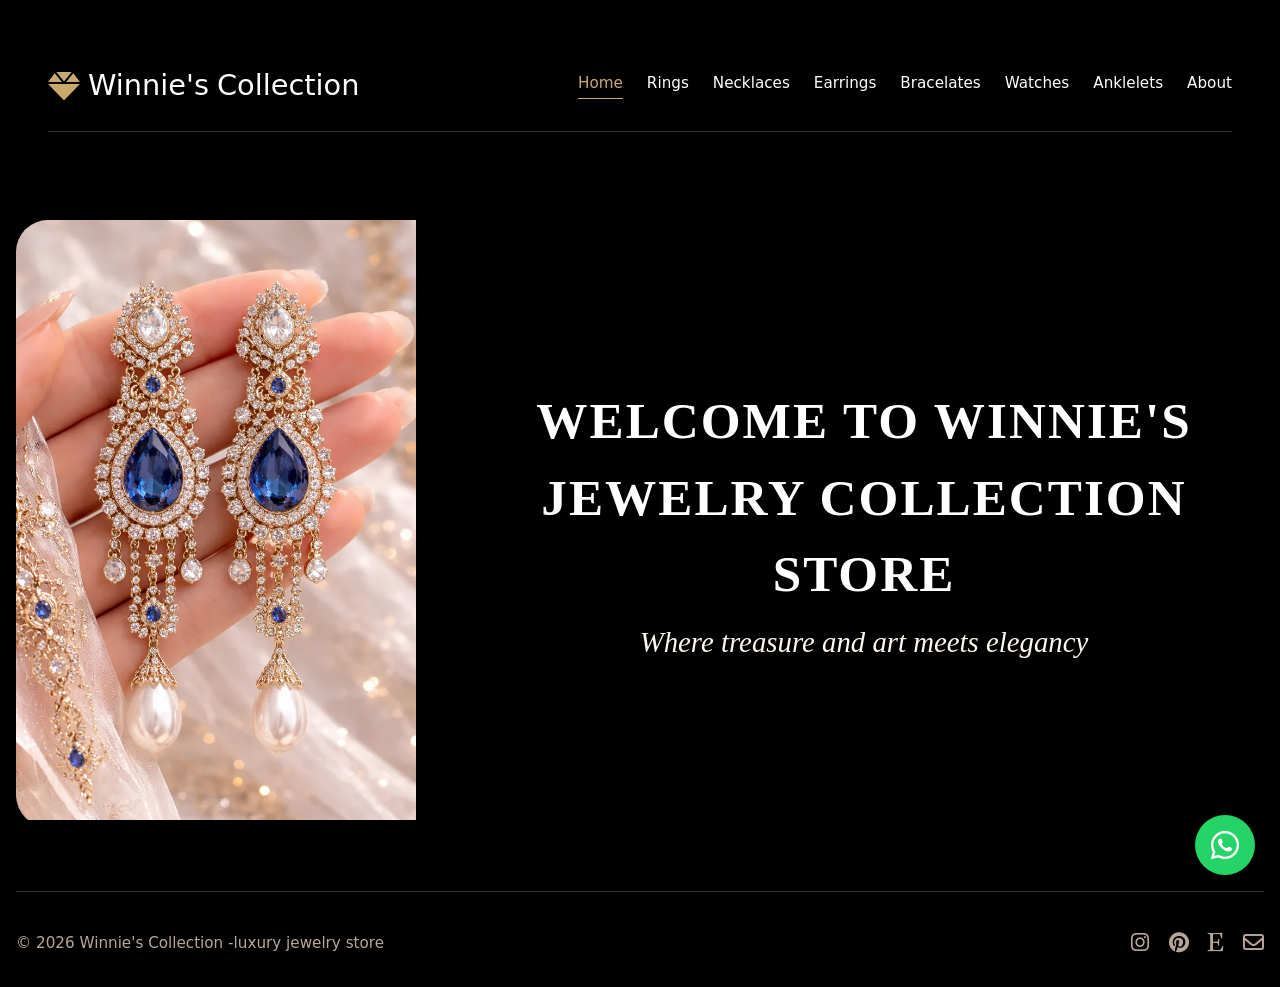
<file: index.html>
<!DOCTYPE html>
<html lang="en">
<head>
    <meta charset="UTF-8" />
    <meta name="viewport" content="width=device-width, initial-scale=1.0" />
    <title>Winnie's Collection · Luxury Jewelry</title>
    <link rel="stylesheet" href="https://cdnjs.cloudflare.com/ajax/libs/font-awesome/6.0.0-beta3/css/all.min.css" />
    <link rel="stylesheet" href="work.css" />
</head>
<body>
    <div class="container">

        <!-- TOP BAR -->
        <header class="top-bar">
            <div class="logo">
                <i class="fas fa-gem"></i>
                Winnie's <span>Collection</span>
            </div>
            <div class="nav-links">
                <a href="index.html" class="active">Home</a>
                <a href="rings.html">Rings</a>
                <a href="necklaces.html">Necklaces</a>
                <a href="earrings.html">Earrings</a>
                <a href="bracelates.html">Bracelates</a>
                <a href="watches.html">Watches</a>
                <a href="anklelets.html">Anklelets</a>
                <a href="about.html">About</a>
               
            </div>
            
            </div>
        </header>

        <!-- HERO SECTION WITH RED VELVET IMAGE -->
        <section class="hero" style="background:black; padding: 0; overflow: hidden; border-radius: 2rem; position: relative; min-height: 500px; display: flex; align-items: center; justify-content: center;">

            <!-- Background Image -->
            <div style="height: 100%; min-height: 400px;"> 
                <img src="images/pearl earrings.jpg" alt="pearl earrings" style="width: 100%; height: 100%; object-fit: cover;" />
            </div>

            <!-- Welcome Text Overlay -->
            <div style="position: relative; z-index: 2; text-align: center; padding: 3rem 2rem; max-width: 800px;">
                <h1 style="font-family: 'Times New Roman', serif; font-weight: 700; font-size: 3.2rem; color: #ffffff; text-shadow: 2px 2px 8px rgba(0,0,0,0.6); margin-bottom: 0.5rem; letter-spacing: 2px;">
                    WELCOME TO WINNIE'S JEWELRY COLLECTION STORE
                </h1>
                <p style="font-family: 'Times New Roman', serif; font-style: italic; font-size: 1.8rem; color: #fff8f0; text-shadow: 2px 2px 8px rgba(0,0,0,0.5); margin-top: 0.5rem;">
                    Where treasure and art meets elegancy
                </p>
            </div>

        </section>

        <!-- FOOTER -->
        <footer>
            <div>&copy; 2026 Winnie's Collection -luxury jewelry store</div>
            <div class="footer-socials">
                <i class="fab fa-instagram"></i>
                <i class="fab fa-pinterest"></i>
                <i class="fab fa-etsy"></i>
                <i class="far fa-envelope"></i>
            </div>
        </footer>

    </div>
<a href="https://wa.me/256780320648?text=Hi%2C%20I%27m%20interested%20in%20one%20of%20your%20products"
   target="_blank"
   style="
     position: fixed;
     bottom: 25px;
     right: 25px;
     background: #25D366;
     color: #fff;
     width: 60px;
     height: 60px;
     border-radius: 50%;
     display: flex;
     align-items: center;
     justify-content: center;
     font-size: 2rem;
     box-shadow: 0 4px 12px rgba(0,0,0,0.25);
     z-index: 1000;
     text-decoration: none;
   ">
   <i class="fab fa-whatsapp"></i>
</a>

</body>
</html>
</file>
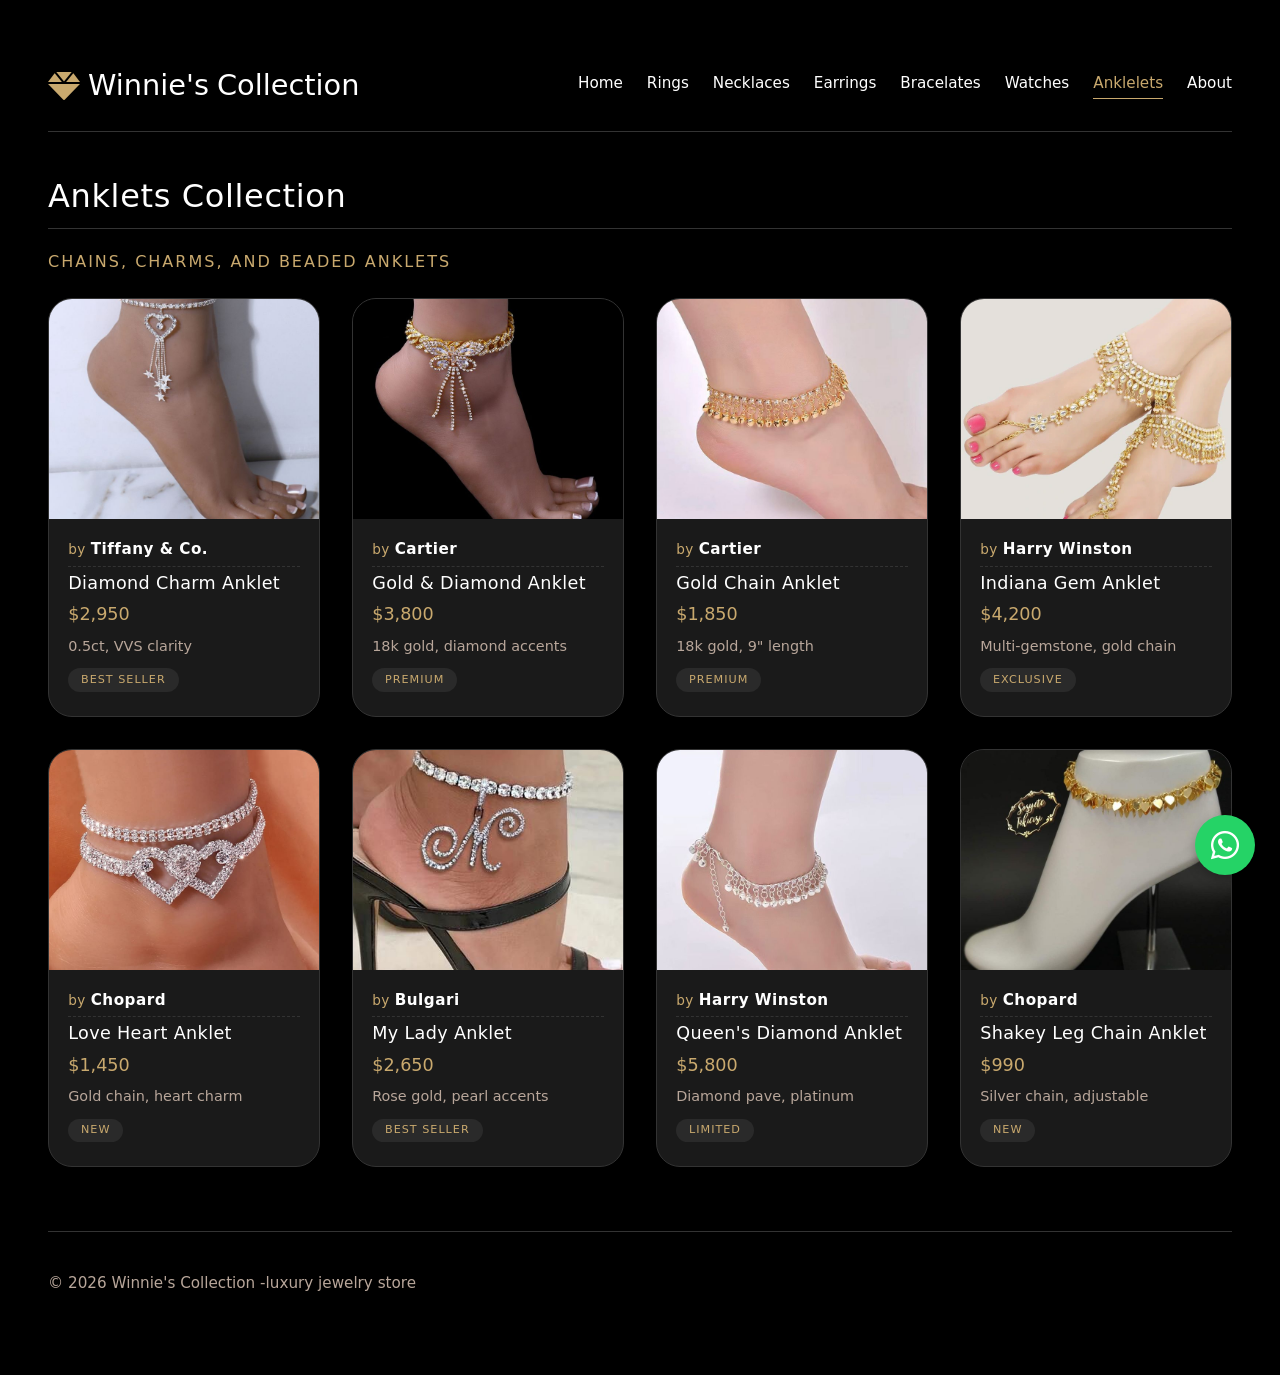
<file: anklelets.html>
<!DOCTYPE html>
<html lang="en">
<head>
    <meta charset="UTF-8" />
    <meta name="viewport" content="width=device-width, initial-scale=1.0" />
    <title>Winnie's Collection · Anklets</title>
    <link rel="stylesheet" href="https://cdnjs.cloudflare.com/ajax/libs/font-awesome/6.0.0-beta3/css/all.min.css" />
    <link rel="stylesheet" href="work.css" />
</head>
<body>
    <div class="container">

        <!-- TOP BAR -->
        <header class="top-bar">
            <div class="logo">
                <i class="fas fa-gem"></i>
                Winnie's <span>Collection</span>
            </div>
            <div class="nav-links">
                <a href="index.html">Home</a>
                <a href="rings.html">Rings</a>
                <a href="necklaces.html">Necklaces</a>
                <a href="earrings.html">Earrings</a>
                <a href="bracelates.html">Bracelates</a>
                <a href="watches.html">Watches</a>
                <a href="anklelets.html" class="active">Anklelets</a>
                <a href="about.html">About</a>
               
            </div>
            
        </header>

        <!-- PAGE TITLE -->
        <h2>Anklets Collection</h2>
        <div class="section-sub">chains, charms, and beaded anklets</div>

        <!-- ANKLETS GRID -->
        <div class="gallery-grid">

            <!-- Anklet 1: Diamond Ankle -->
            <div class="gallery-item">
                <div class="img-placeholder">
                    <img src="images/diamond ankle.jpg" alt="Diamond Anklet" />
                </div>
                <div class="item-info">
                    <div class="artist-name">by <strong>Tiffany & Co.</strong></div>
                    <h3>Diamond Charm Anklet</h3>
                    <div class="price">$2,950</div>
                    <div class="desc">0.5ct, VVS clarity</div>
                    <span class="tag">best seller</span>
                </div>
            </div>

            <!-- Anklet 2: Gold and Diamond Ankle -->
            <div class="gallery-item">
                <div class="img-placeholder">
                    <img src="images/gold and diamond ankle.jpg" alt="Gold and Diamond Anklet" />
                </div>
                <div class="item-info">
                    <div class="artist-name">by <strong>Cartier</strong></div>
                    <h3>Gold &amp; Diamond Anklet</h3>
                    <div class="price">$3,800</div>
                    <div class="desc">18k gold, diamond accents</div>
                    <span class="tag">premium</span>
                </div>
            </div>

            <!-- Anklet 3: Gold Ankle -->
            <div class="gallery-item">
                <div class="img-placeholder">
                    <img src="images/gold ankle.jpg" alt="Gold Anklet" />
                </div>
                <div class="item-info">
                    <div class="artist-name">by <strong>Cartier</strong></div>
                    <h3>Gold Chain Anklet</h3>
                    <div class="price">$1,850</div>
                    <div class="desc">18k gold, 9" length</div>
                    <span class="tag">premium</span>
                </div>
            </div>

            <!-- Anklet 4: Indiana Gem -->
            <div class="gallery-item">
                <div class="img-placeholder">
                    <img src="images/indiana gem.jpg" alt="Indiana Gem Anklet" />
                </div>
                <div class="item-info">
                    <div class="artist-name">by <strong>Harry Winston</strong></div>
                    <h3>Indiana Gem Anklet</h3>
                    <div class="price">$4,200</div>
                    <div class="desc">Multi-gemstone, gold chain</div>
                    <span class="tag">exclusive</span>
                </div>
            </div>

            <!-- Anklet 5: Love Anklet -->
            <div class="gallery-item">
                <div class="img-placeholder">
                    <img src="images/love anklet.jpg" alt="Love Anklet" />
                </div>
                <div class="item-info">
                    <div class="artist-name">by <strong>Chopard</strong></div>
                    <h3>Love Heart Anklet</h3>
                    <div class="price">$1,450</div>
                    <div class="desc">Gold chain, heart charm</div>
                    <span class="tag">new</span>
                </div>
            </div>

            <!-- Anklet 6: My Lady -->
            <div class="gallery-item">
                <div class="img-placeholder">
                    <img src="images/my lady.jpg" alt="My Lady Anklet" />
                </div>
                <div class="item-info">
                    <div class="artist-name">by <strong>Bulgari</strong></div>
                    <h3>My Lady Anklet</h3>
                    <div class="price">$2,650</div>
                    <div class="desc">Rose gold, pearl accents</div>
                    <span class="tag">best seller</span>
                </div>
            </div>

            <!-- Anklet 7: Queens Diamond Leg -->
            <div class="gallery-item">
                <div class="img-placeholder">
                    <img src="images/queens diamond leg.jpg" alt="Queens Diamond Anklet" />
                </div>
                <div class="item-info">
                    <div class="artist-name">by <strong>Harry Winston</strong></div>
                    <h3>Queen's Diamond Anklet</h3>
                    <div class="price">$5,800</div>
                    <div class="desc">Diamond pave, platinum</div>
                    <span class="tag">limited</span>
                </div>
            </div>

            <!-- Anklet 8: Shakey Leg -->
            <div class="gallery-item">
                <div class="img-placeholder">
                    <img src="images/shakey leg.jpg" alt="Shakey Leg Anklet" />
                </div>
                <div class="item-info">
                    <div class="artist-name">by <strong>Chopard</strong></div>
                    <h3>Shakey Leg Chain Anklet</h3>
                    <div class="price">$990</div>
                    <div class="desc">Silver chain, adjustable</div>
                    <span class="tag">new</span>
                </div>
            </div>

        </div>

        <!-- FOOTER -->
        <footer>
            <div>&copy; 2026 Winnie's Collection -luxury jewelry store</div>
            
        </footer>

    </div>

<a href="https://wa.me/256780320648?text=Hi%2C%20I%27m%20interested%20in%20one%20of%20your%20products"
   target="_blank"
   style="
     position: fixed;
     bottom: 25px;
     right: 25px;
     background: #25D366;
     color: #fff;
     width: 60px;
     height: 60px;
     border-radius: 50%;
     display: flex;
     align-items: center;
     justify-content: center;
     font-size: 2rem;
     box-shadow: 0 4px 12px rgba(0,0,0,0.25);
     z-index: 1000;
     text-decoration: none;
   ">
   <i class="fab fa-whatsapp"></i>
</a>

</body>
</html>
</file>
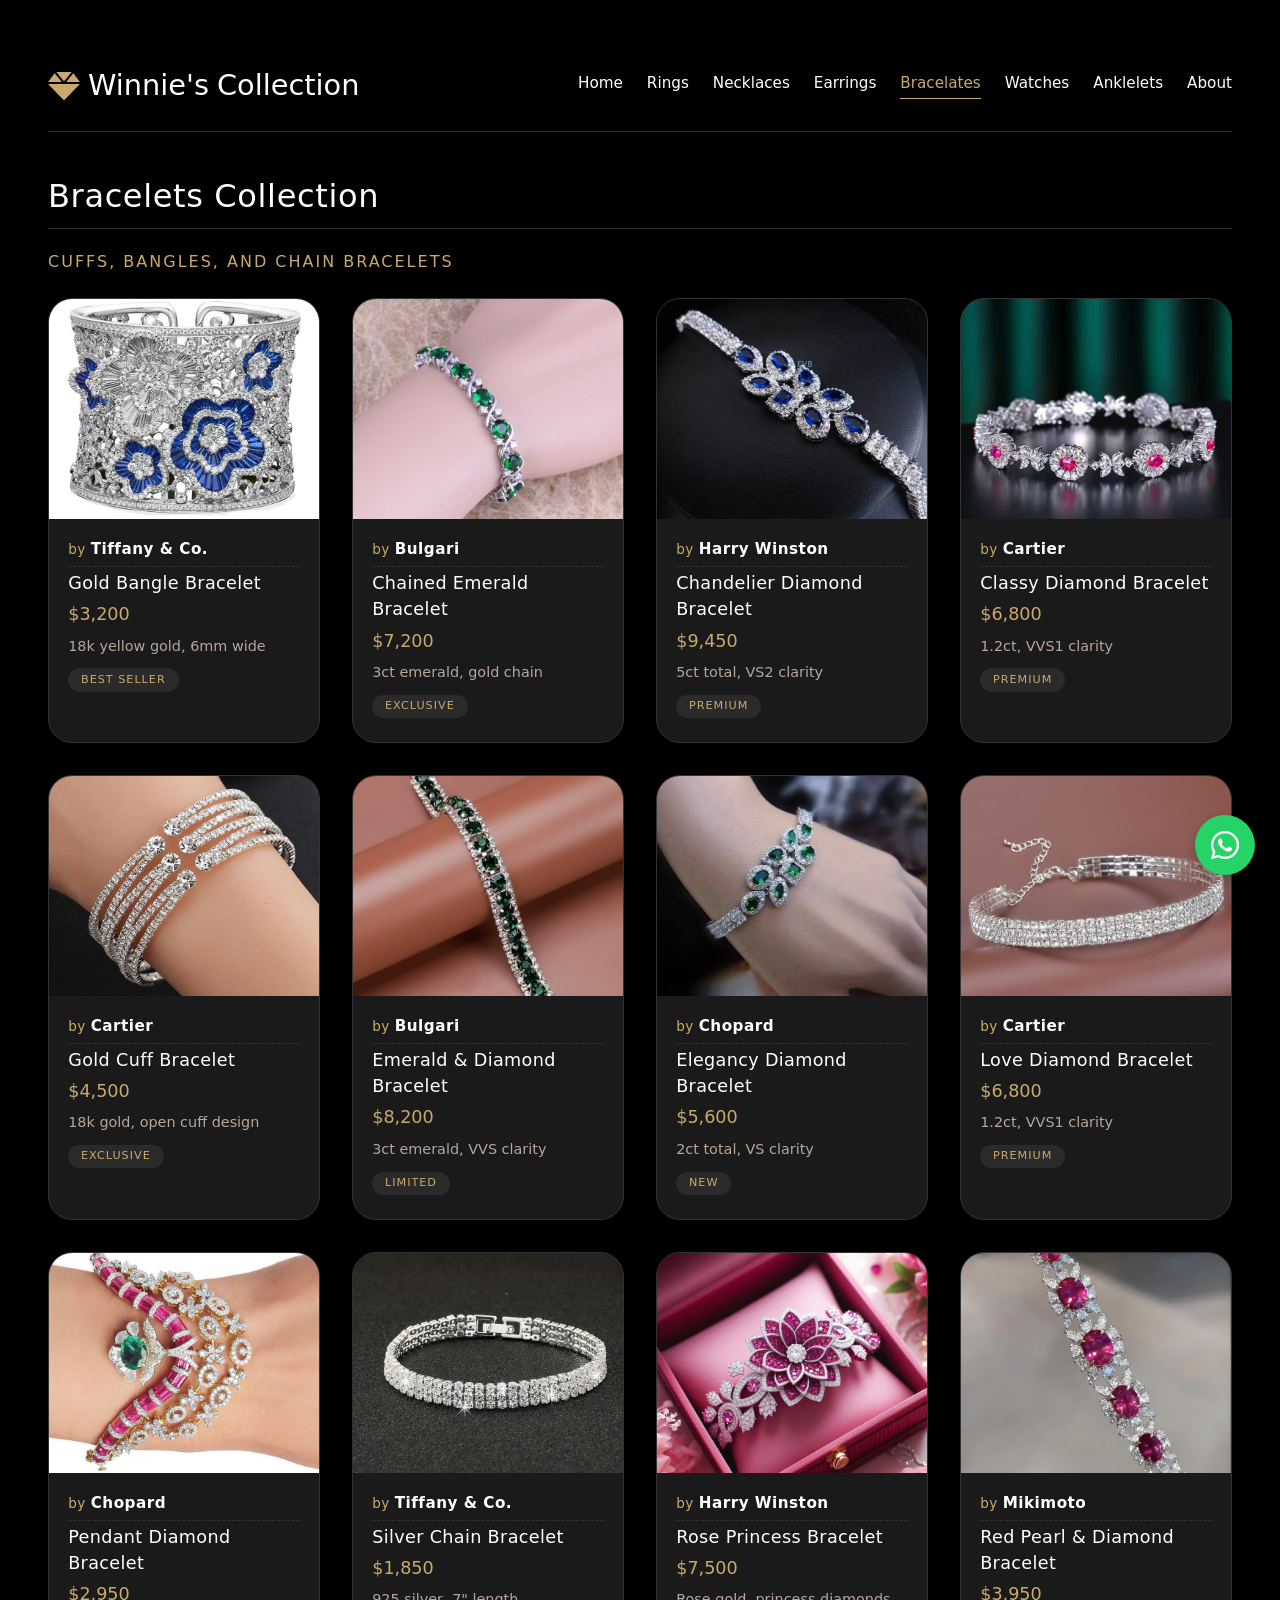
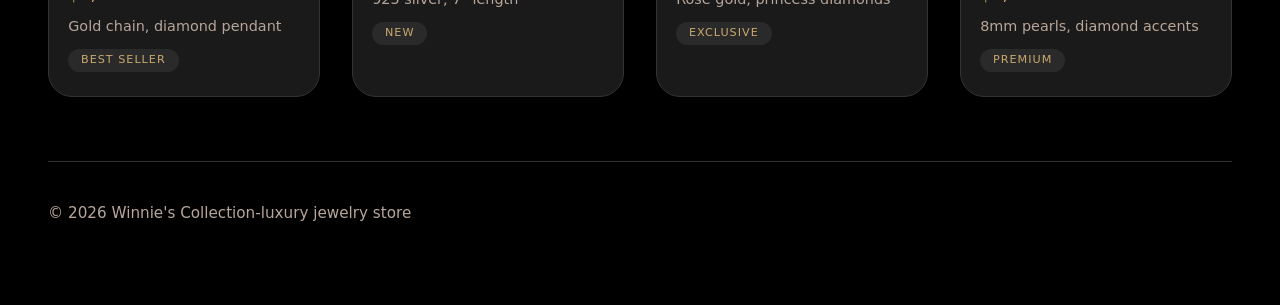
<file: bracelates.html>
<!DOCTYPE html>
<html lang="en">
<head>
    <meta charset="UTF-8" />
    <meta name="viewport" content="width=device-width, initial-scale=1.0" />
    <title>Winnie's Collection · Bracelates</title>
    <link rel="stylesheet" href="https://cdnjs.cloudflare.com/ajax/libs/font-awesome/6.0.0-beta3/css/all.min.css" />
    <link rel="stylesheet" href="work.css" />
</head>
<body>
    <div class="container">

        <!-- TOP BAR -->
        <header class="top-bar">
            <div class="logo">
                <i class="fas fa-gem"></i>
                Winnie's <span>Collection</span>
            </div>
            <div class="nav-links">
                <a href="index.html">Home</a>
                <a href="rings.html">Rings</a>
                <a href="necklaces.html">Necklaces</a>
                <a href="earrings.html">Earrings</a>
                <a href="bracelates.html" class="active">Bracelates</a>
                <a href="watches.html">Watches</a>
                <a href="anklelets.html">Anklelets</a>
                <a href="about.html">About</a>
                
            </div>
            
        </header>

        <!-- PAGE TITLE -->
        <h2>Bracelets Collection</h2>
        <div class="section-sub"> cuffs, bangles, and chain bracelets</div>

        <!-- BRACELETS GRID -->
        <div class="gallery-grid">

            <!-- Bracelet 1: Bangle -->
            <div class="gallery-item">
                <div class="img-placeholder">
                    <img src="images/bangle.jpg" alt="Bangle Bracelet" />
                </div>
                <div class="item-info">
                    <div class="artist-name">by <strong>Tiffany & Co.</strong></div>
                    <h3>Gold Bangle Bracelet</h3>
                    <div class="price">$3,200</div>
                    <div class="desc">18k yellow gold, 6mm wide</div>
                    <span class="tag">best seller</span>
                </div>
            </div>

            <!-- Bracelet 2: Chained Emerald -->
            <div class="gallery-item">
                <div class="img-placeholder">
                    <img src="images/chained emerald.jpg" alt="Chained Emerald Bracelet" />
                </div>
                <div class="item-info">
                    <div class="artist-name">by <strong>Bulgari</strong></div>
                    <h3>Chained Emerald Bracelet</h3>
                    <div class="price">$7,200</div>
                    <div class="desc">3ct emerald, gold chain</div>
                    <span class="tag">exclusive</span>
                </div>
            </div>

            <!-- Bracelet 3: Chandelier Bracelet -->
            <div class="gallery-item">
                <div class="img-placeholder">
                    <img src="images/chandelier bracelet.jpg" alt="Chandelier Bracelet" />
                </div>
                <div class="item-info">
                    <div class="artist-name">by <strong>Harry Winston</strong></div>
                    <h3>Chandelier Diamond Bracelet</h3>
                    <div class="price">$9,450</div>
                    <div class="desc">5ct total, VS2 clarity</div>
                    <span class="tag">premium</span>
                </div>
            </div>

            <!-- Bracelet 4: Classy -->
            <div class="gallery-item">
                <div class="img-placeholder">
                    <img src="images/classy.jpg" alt="Classy Bracelet" />
                </div>
                <div class="item-info">
                    <div class="artist-name">by <strong>Cartier</strong></div>
                    <h3>Classy Diamond Bracelet</h3>
                    <div class="price">$6,800</div>
                    <div class="desc">1.2ct, VVS1 clarity</div>
                    <span class="tag">premium</span>
                </div>
            </div>

            <!-- Bracelet 5: Cuff Bracelet -->
            <div class="gallery-item">
                <div class="img-placeholder">
                    <img src="images/cuff bracelet.jpg" alt="Cuff Bracelet" />
                </div>
                <div class="item-info">
                    <div class="artist-name">by <strong>Cartier</strong></div>
                    <h3>Gold Cuff Bracelet</h3>
                    <div class="price">$4,500</div>
                    <div class="desc">18k gold, open cuff design</div>
                    <span class="tag">exclusive</span>
                </div>
            </div>

            <!-- Bracelet 6: Emerald Bracelet -->
            <div class="gallery-item">
                <div class="img-placeholder">
                    <img src="images/emerald bracelet.jpg" alt="Emerald Bracelet" />
                </div>
                <div class="item-info">
                    <div class="artist-name">by <strong>Bulgari</strong></div>
                    <h3>Emerald &amp; Diamond Bracelet</h3>
                    <div class="price">$8,200</div>
                    <div class="desc">3ct emerald, VVS clarity</div>
                    <span class="tag">limited</span>
                </div>
            </div>

            <!-- Bracelet 7: Elegancy -->
            <div class="gallery-item">
                <div class="img-placeholder">
                    <img src="images/elegancy.jpg" alt="Elegancy Bracelet" />
                </div>
                <div class="item-info">
                    <div class="artist-name">by <strong>Chopard</strong></div>
                    <h3>Elegancy Diamond Bracelet</h3>
                    <div class="price">$5,600</div>
                    <div class="desc">2ct total, VS clarity</div>
                    <span class="tag">new</span>
                </div>
            </div>

            <!-- Bracelet 8: Diamond Bracelet -->
            <div class="gallery-item">
                <div class="img-placeholder">
                    <img src="images/diamond bracelet.jpg" alt="Diamond Bracelet" />
                </div>
                <div class="item-info">
                    <div class="artist-name">by <strong>Cartier</strong></div>
                    <h3>Love Diamond Bracelet</h3>
                    <div class="price">$6,800</div>
                    <div class="desc">1.2ct, VVS1 clarity</div>
                    <span class="tag">premium</span>
                </div>
            </div>

            <!-- Bracelet 9: Pendant Bracelet -->
            <div class="gallery-item">
                <div class="img-placeholder">
                    <img src="images/pendant bracelet.jpg" alt="Pendant Bracelet" />
                </div>
                <div class="item-info">
                    <div class="artist-name">by <strong>Chopard</strong></div>
                    <h3>Pendant Diamond Bracelet</h3>
                    <div class="price">$2,950</div>
                    <div class="desc">Gold chain, diamond pendant</div>
                    <span class="tag">best seller</span>
                </div>
            </div>

            <!-- Bracelet 10: Silver Bracelet -->
            <div class="gallery-item">
                <div class="img-placeholder">
                    <img src="images/silver bracelet.jpg" alt="Silver Bracelet" />
                </div>
                <div class="item-info">
                    <div class="artist-name">by <strong>Tiffany & Co.</strong></div>
                    <h3>Silver Chain Bracelet</h3>
                    <div class="price">$1,850</div>
                    <div class="desc">925 silver, 7" length</div>
                    <span class="tag">new</span>
                </div>
            </div>

            <!-- Bracelet 11: Rose Princess -->
            <div class="gallery-item">
                <div class="img-placeholder">
                    <img src="images/rose princess.jpg" alt="Rose Princess Bracelet" />
                </div>
                <div class="item-info">
                    <div class="artist-name">by <strong>Harry Winston</strong></div>
                    <h3>Rose Princess Bracelet</h3>
                    <div class="price">$7,500</div>
                    <div class="desc">Rose gold, princess diamonds</div>
                    <span class="tag">exclusive</span>
                </div>
            </div>

            <!-- Bracelet 12: Red Pearls -->
            <div class="gallery-item">
                <div class="img-placeholder">
                    <img src="images/red pearls.jpg" alt="Red Pearls Bracelet" />
                </div>
                <div class="item-info">
                    <div class="artist-name">by <strong>Mikimoto</strong></div>
                    <h3>Red Pearl &amp; Diamond Bracelet</h3>
                    <div class="price">$3,950</div>
                    <div class="desc">8mm pearls, diamond accents</div>
                    <span class="tag">premium</span>
                </div>
            </div>

        </div>

        <!-- FOOTER -->
        <footer>
            <div>&copy; 2026 Winnie's Collection-luxury jewelry store</div>
            
        </footer>

    </div>
<a href="https://wa.me/256780320648?text=Hi%2C%20I%27m%20interested%20in%20one%20of%20your%20products"
   target="_blank"
   style="
     position: fixed;
     bottom: 25px;
     right: 25px;
     background: #25D366;
     color: #fff;
     width: 60px;
     height: 60px;
     border-radius: 50%;
     display: flex;
     align-items: center;
     justify-content: center;
     font-size: 2rem;
     box-shadow: 0 4px 12px rgba(0,0,0,0.25);
     z-index: 1000;
     text-decoration: none;
   ">
   <i class="fab fa-whatsapp"></i>
</a>

</body>
</html>
</file>
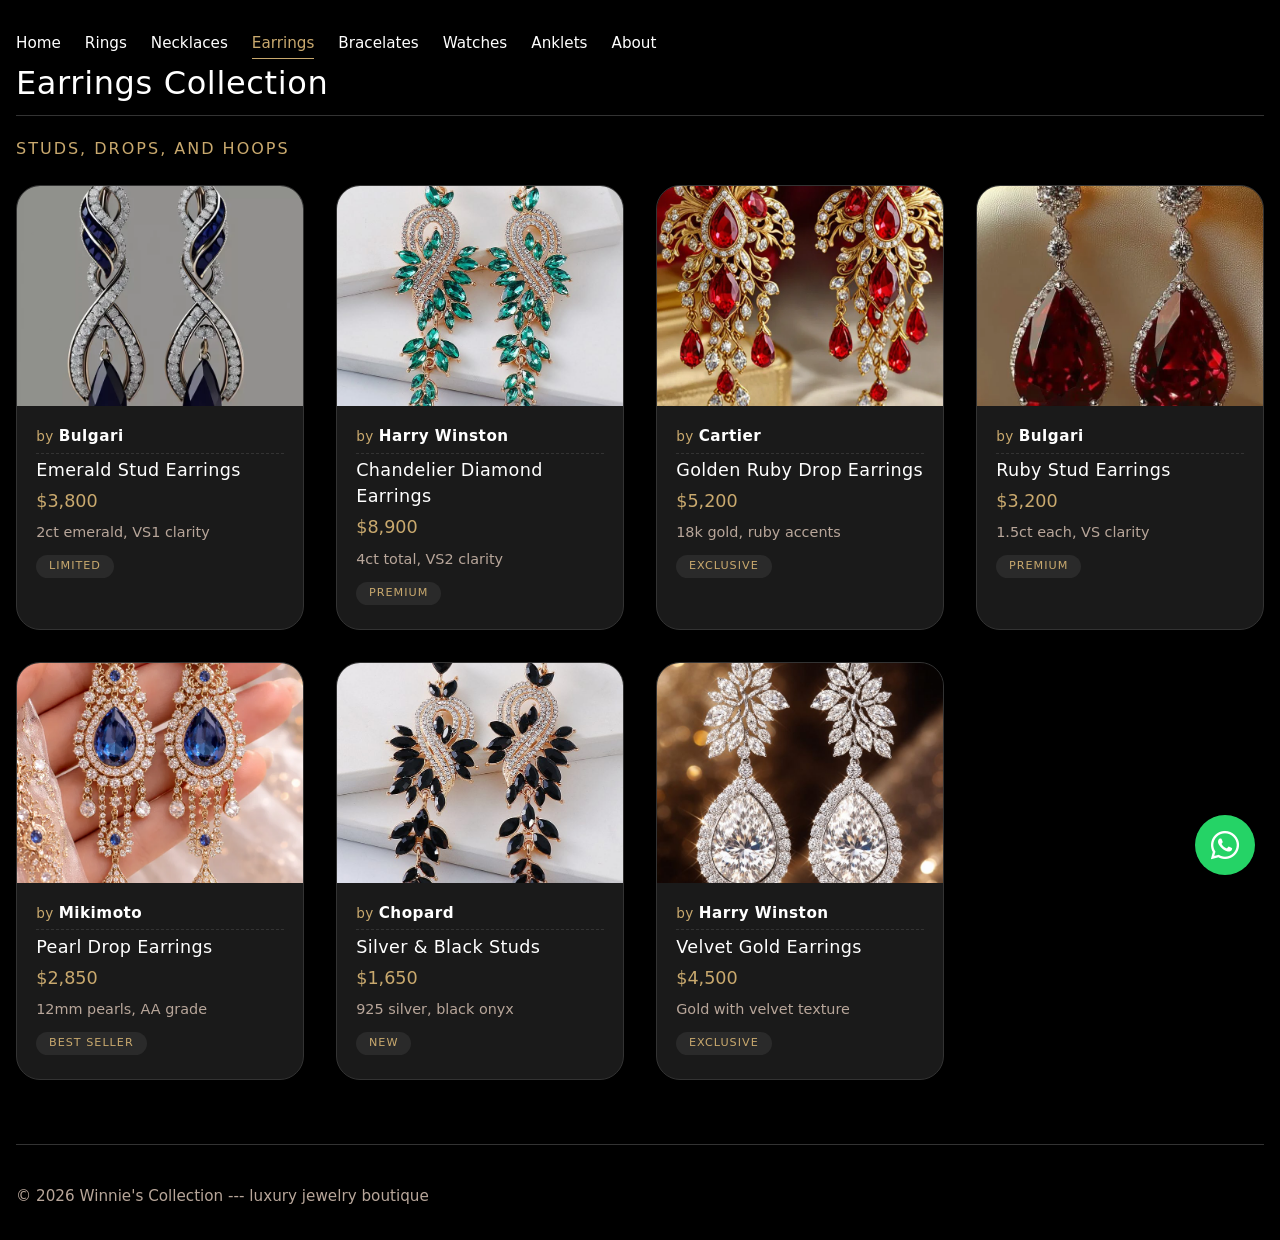
<file: earrings.html>
<!DOCTYPE html>
<html lang="en">
<head>
    <meta charset="UTF-8" />
    <meta name="viewport" content="width=device-width, initial-scale=1.0" />
    <title>Winnie's Collection · Earrings</title>
    <link rel="stylesheet" href="https://cdnjs.cloudflare.com/ajax/libs/font-awesome/6.0.0-beta3/css/all.min.css" />
    <link rel="stylesheet" href="work.css" />
</head>
<body>
<div class="nav-links">
                <a href="index.html">Home</a>
                <a href="rings.html">Rings</a>
                <a href="necklaces.html">Necklaces</a>
                <a href="earrings.html" class="active">Earrings</a>
                <a href="bracelates.html">Bracelates</a>
                <a href="watches.html">Watches</a>
                <a href="anklets.html">Anklets</a>
                <a href="about.html">About</a>
                
            </div>
            </header>

        <!-- PAGE TITLE -->
        <h2>Earrings Collection</h2>
        <div class="section-sub">studs, drops, and hoops</div>

        <!-- EARRINGS GRID -->
        <div class="gallery-grid">

            <!-- Earring 1: Emerald Earring -->
            <div class="gallery-item">
                <div class="img-placeholder">
                    <img src="images/emerald earring.jpg" alt="Emerald Earring" />
                </div>
                <div class="item-info">
                    <div class="artist-name">by <strong>Bulgari</strong></div>
                    <h3>Emerald Stud Earrings</h3>
                    <div class="price">$3,800</div>
                    <div class="desc">2ct emerald, VS1 clarity</div>
                    <span class="tag">limited</span>
                </div>
            </div>

            <!-- Earring 2: Chandelier Earrings -->
            <div class="gallery-item">
                <div class="img-placeholder">
                    <img src="images/chandelier earrings.jpg" alt="Chandelier Earrings" />
                </div>
                <div class="item-info">
                    <div class="artist-name">by <strong>Harry Winston</strong></div>
                    <h3>Chandelier Diamond Earrings</h3>
                    <div class="price">$8,900</div>
                    <div class="desc">4ct total, VS2 clarity</div>
                    <span class="tag">premium</span>
                </div>
            </div>

            <!-- Earring 3: Golden Ruby Earrings -->
            <div class="gallery-item">
                <div class="img-placeholder">
                    <img src="images/golden ruby earrings.jpg" alt="Golden Ruby Earrings" />
                </div>
                <div class="item-info">
                    <div class="artist-name">by <strong>Cartier</strong></div>
                    <h3>Golden Ruby Drop Earrings</h3>
                    <div class="price">$5,200</div>
                    <div class="desc">18k gold, ruby accents</div>
                    <span class="tag">exclusive</span>
                </div>
            </div>

            <!-- Earring 4: Ruby Earring -->
            <div class="gallery-item">
                <div class="img-placeholder">
                    <img src="images/ruby earring.jpg" alt="Ruby Earring" />
                </div>
                <div class="item-info">
                    <div class="artist-name">by <strong>Bulgari</strong></div>
                    <h3>Ruby Stud Earrings</h3>
                    <div class="price">$3,200</div>
                    <div class="desc">1.5ct each, VS clarity</div>
                    <span class="tag">premium</span>
                </div>
            </div>

            <!-- Earring 5: Pearl Earrings -->
            <div class="gallery-item">
                <div class="img-placeholder">
                    <img src="images/pearl earrings.jpg" alt="Pearl Earrings" />
                </div>
                <div class="item-info">
                    <div class="artist-name">by <strong>Mikimoto</strong></div>
                    <h3>Pearl Drop Earrings</h3>
                    <div class="price">$2,850</div>
                    <div class="desc">12mm pearls, AA grade</div>
                    <span class="tag">best seller</span>
                </div>
            </div>

            <!-- Earring 6: Silver and Black -->
            <div class="gallery-item">
                <div class="img-placeholder">
                    <img src="images/silver and black.jpg" alt="Silver and Black Earrings" />
                </div>
                <div class="item-info">
                    <div class="artist-name">by <strong>Chopard</strong></div>
                    <h3>Silver &amp; Black Studs</h3>
                    <div class="price">$1,650</div>
                    <div class="desc">925 silver, black onyx</div>
                    <span class="tag">new</span>
                </div>
            </div>

            <!-- Earring 7: Velvets -->
            <div class="gallery-item">
                <div class="img-placeholder">
                    <img src="images/velvets.jpg" alt="Velvet Earrings" />
                </div>
                <div class="item-info">
                    <div class="artist-name">by <strong>Harry Winston</strong></div>
                    <h3>Velvet Gold Earrings</h3>
                    <div class="price">$4,500</div>
                    <div class="desc">Gold with velvet texture</div>
                    <span class="tag">exclusive</span>
                </div>
            </div>

        </div>

        <!-- FOOTER -->
        <footer>
            <div>&copy; 2026 Winnie's Collection --- luxury jewelry boutique</div>
           
               
        </footer>

    </div>

<a href="https://wa.me/256780320648?text=Hi%2C%20I%27m%20interested%20in%20one%20of%20your%20products"
   target="_blank"
   style="
     position: fixed;
     bottom: 25px;
     right: 25px;
     background: #25D366;
     color: #fff;
     width: 60px;
     height: 60px;
     border-radius: 50%;
     display: flex;
     align-items: center;
     justify-content: center;
     font-size: 2rem;
     box-shadow: 0 4px 12px rgba(0,0,0,0.25);
     z-index: 1000;
     text-decoration: none;
   ">
   <i class="fab fa-whatsapp"></i>
</a>

</body>
</html>
</file>
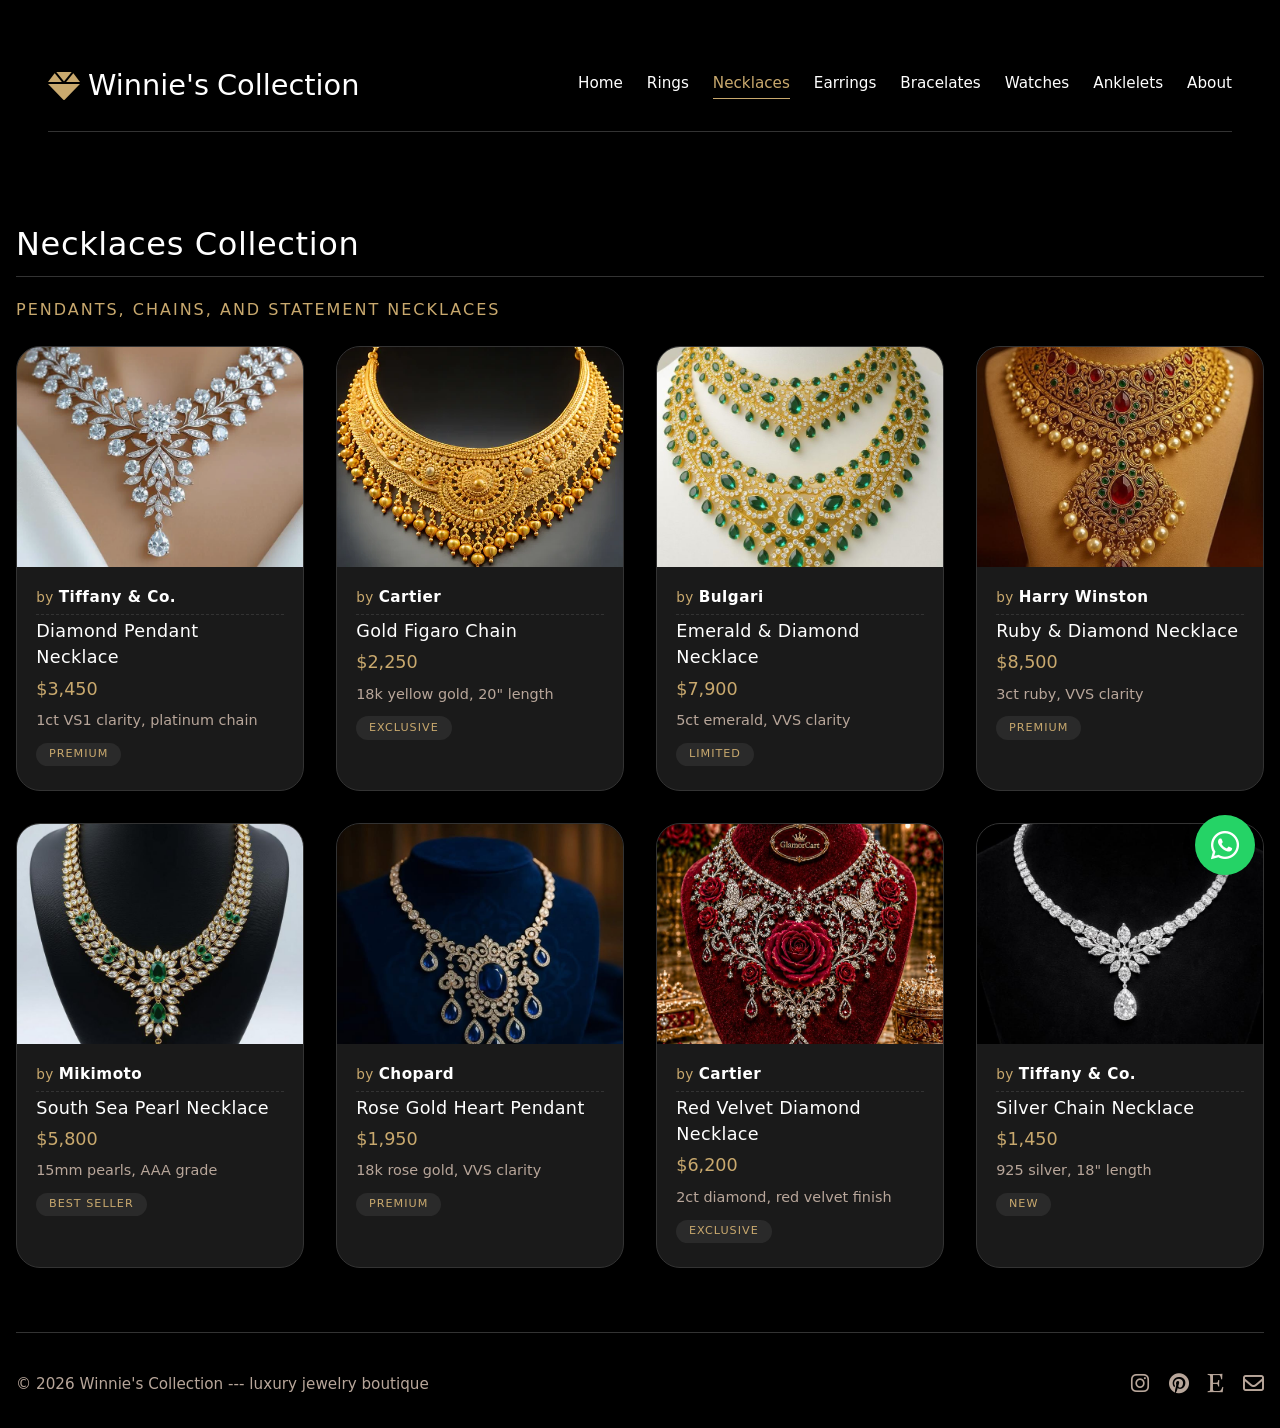
<file: necklaces.html>
<!DOCTYPE html>
<html lang="en">
<head>
    <meta charset="UTF-8" />
    <meta name="viewport" content="width=device-width, initial-scale=1.0" />
    <title>Winnie's Collection · Necklaces</title>
    <link rel="stylesheet" href="https://cdnjs.cloudflare.com/ajax/libs/font-awesome/6.0.0-beta3/css/all.min.css" />
    <link rel="stylesheet" href="work.css" />
</head>
<body>
    <div class="container">

        <!-- TOP BAR -->
        <header class="top-bar">
            <div class="logo">
                <i class="fas fa-gem"></i>
                Winnie's <span>Collection</span>
            </div>
            <div class="nav-links">
                <a href="index.html">Home</a>
                <a href="rings.html">Rings</a>
                <a href="necklaces.html" class="active">Necklaces</a>
                <a href="earrings.html">Earrings</a>
                <a href="bracelates.html">Bracelates</a>
                <a href="watches.html">Watches</a>
                <a href="anklelets.html">Anklelets</a>
                <a href="about.html">About</a>
                
            </div>
            
            </div>
        </header>

        <!-- PAGE TITLE -->
        <h2>Necklaces Collection</h2>
        <div class="section-sub">pendants, chains, and statement necklaces</div>

        <!-- NECKLACES GRID -->
        <div class="gallery-grid">

            <!-- Necklace 1: Diamond Necklace -->
            <div class="gallery-item">
                <div class="img-placeholder">
                    <img src="images/diamond necklace.jpg" alt="Diamond Necklace" />
                </div>
                <div class="item-info">
                    <div class="artist-name">by <strong>Tiffany & Co.</strong></div>
                    <h3>Diamond Pendant Necklace</h3>
                    <div class="price">$3,450</div>
                    <div class="desc">1ct VS1 clarity, platinum chain</div>
                    <span class="tag">premium</span>
                </div>
            </div>

            <!-- Necklace 2: Gold Necklace -->
            <div class="gallery-item">
                <div class="img-placeholder">
                    <img src="images/gold necklace.jpg" alt="Gold Necklace" />
                </div>
                <div class="item-info">
                    <div class="artist-name">by <strong>Cartier</strong></div>
                    <h3>Gold Figaro Chain</h3>
                    <div class="price">$2,250</div>
                    <div class="desc">18k yellow gold, 20" length</div>
                    <span class="tag">exclusive</span>
                </div>
            </div>

            <!-- Necklace 3: Golden Emerald -->
            <div class="gallery-item">
                <div class="img-placeholder">
                    <img src="images/golden emerald.jpg" alt="Golden Emerald Necklace" />
                </div>
                <div class="item-info">
                    <div class="artist-name">by <strong>Bulgari</strong></div>
                    <h3>Emerald &amp; Diamond Necklace</h3>
                    <div class="price">$7,900</div>
                    <div class="desc">5ct emerald, VVS clarity</div>
                    <span class="tag">limited</span>
                </div>
            </div>

            <!-- Necklace 4: Golden Ruby -->
            <div class="gallery-item">
                <div class="img-placeholder">
                    <img src="images/golden ruby.jpg" alt="Golden Ruby Necklace" />
                </div>
                <div class="item-info">
                    <div class="artist-name">by <strong>Harry Winston</strong></div>
                    <h3>Ruby &amp; Diamond Necklace</h3>
                    <div class="price">$8,500</div>
                    <div class="desc">3ct ruby, VVS clarity</div>
                    <span class="tag">premium</span>
                </div>
            </div>

            <!-- Necklace 5: Green Pearls -->
            <div class="gallery-item">
                <div class="img-placeholder">
                    <img src="images/green pearls.jpg" alt="Green Pearls Necklace" />
                </div>
                <div class="item-info">
                    <div class="artist-name">by <strong>Mikimoto</strong></div>
                    <h3>South Sea Pearl Necklace</h3>
                    <div class="price">$5,800</div>
                    <div class="desc">15mm pearls, AAA grade</div>
                    <span class="tag">best seller</span>
                </div>
            </div>

            <!-- Necklace 6: Pendant Necklace -->
            <div class="gallery-item">
                <div class="img-placeholder">
                    <img src="images/pendant necklace.jpg" alt="Pendant Necklace" />
                </div>
                <div class="item-info">
                    <div class="artist-name">by <strong>Chopard</strong></div>
                    <h3>Rose Gold Heart Pendant</h3>
                    <div class="price">$1,950</div>
                    <div class="desc">18k rose gold, VVS clarity</div>
                    <span class="tag">premium</span>
                </div>
            </div>

            <!-- Necklace 7: Red Velvet -->
            <div class="gallery-item">
                <div class="img-placeholder">
                    <img src="images/red velvet.jpg" alt="Red Velvet Necklace" />
                </div>
                <div class="item-info">
                    <div class="artist-name">by <strong>Cartier</strong></div>
                    <h3>Red Velvet Diamond Necklace</h3>
                    <div class="price">$6,200</div>
                    <div class="desc">2ct diamond, red velvet finish</div>
                    <span class="tag">exclusive</span>
                </div>
            </div>

            <!-- Necklace 8: Silver Necklace -->
            <div class="gallery-item">
                <div class="img-placeholder">
                    <img src="images/silver necklace.jpg" alt="Silver Necklace" />
                </div>
                <div class="item-info">
                    <div class="artist-name">by <strong>Tiffany & Co.</strong></div>
                    <h3>Silver Chain Necklace</h3>
                    <div class="price">$1,450</div>
                    <div class="desc">925 silver, 18" length</div>
                    <span class="tag">new</span>
                </div>
            </div>

        </div>

        <!-- FOOTER -->
        <footer>
            <div>&copy; 2026 Winnie's Collection --- luxury jewelry boutique</div>
            <div class="footer-socials">
                <i class="fab fa-instagram"></i>
                <i class="fab fa-pinterest"></i>
                <i class="fab fa-etsy"></i>
                <i class="far fa-envelope"></i>
            </div>
        </footer>

    </div>
<a href="https://wa.me/256780320648?text=Hi%2C%20I%27m%20interested%20in%20one%20of%20your%20products"
   target="_blank"
   style="
     position: fixed;
     bottom: 25px;
     right: 25px;
     background: #25D366;
     color: #fff;
     width: 60px;
     height: 60px;
     border-radius: 50%;
     display: flex;
     align-items: center;
     justify-content: center;
     font-size: 2rem;
     box-shadow: 0 4px 12px rgba(0,0,0,0.25);
     z-index: 1000;
     text-decoration: none;
   ">
   <i class="fab fa-whatsapp"></i>
</a>

</body>
</html>
</file>
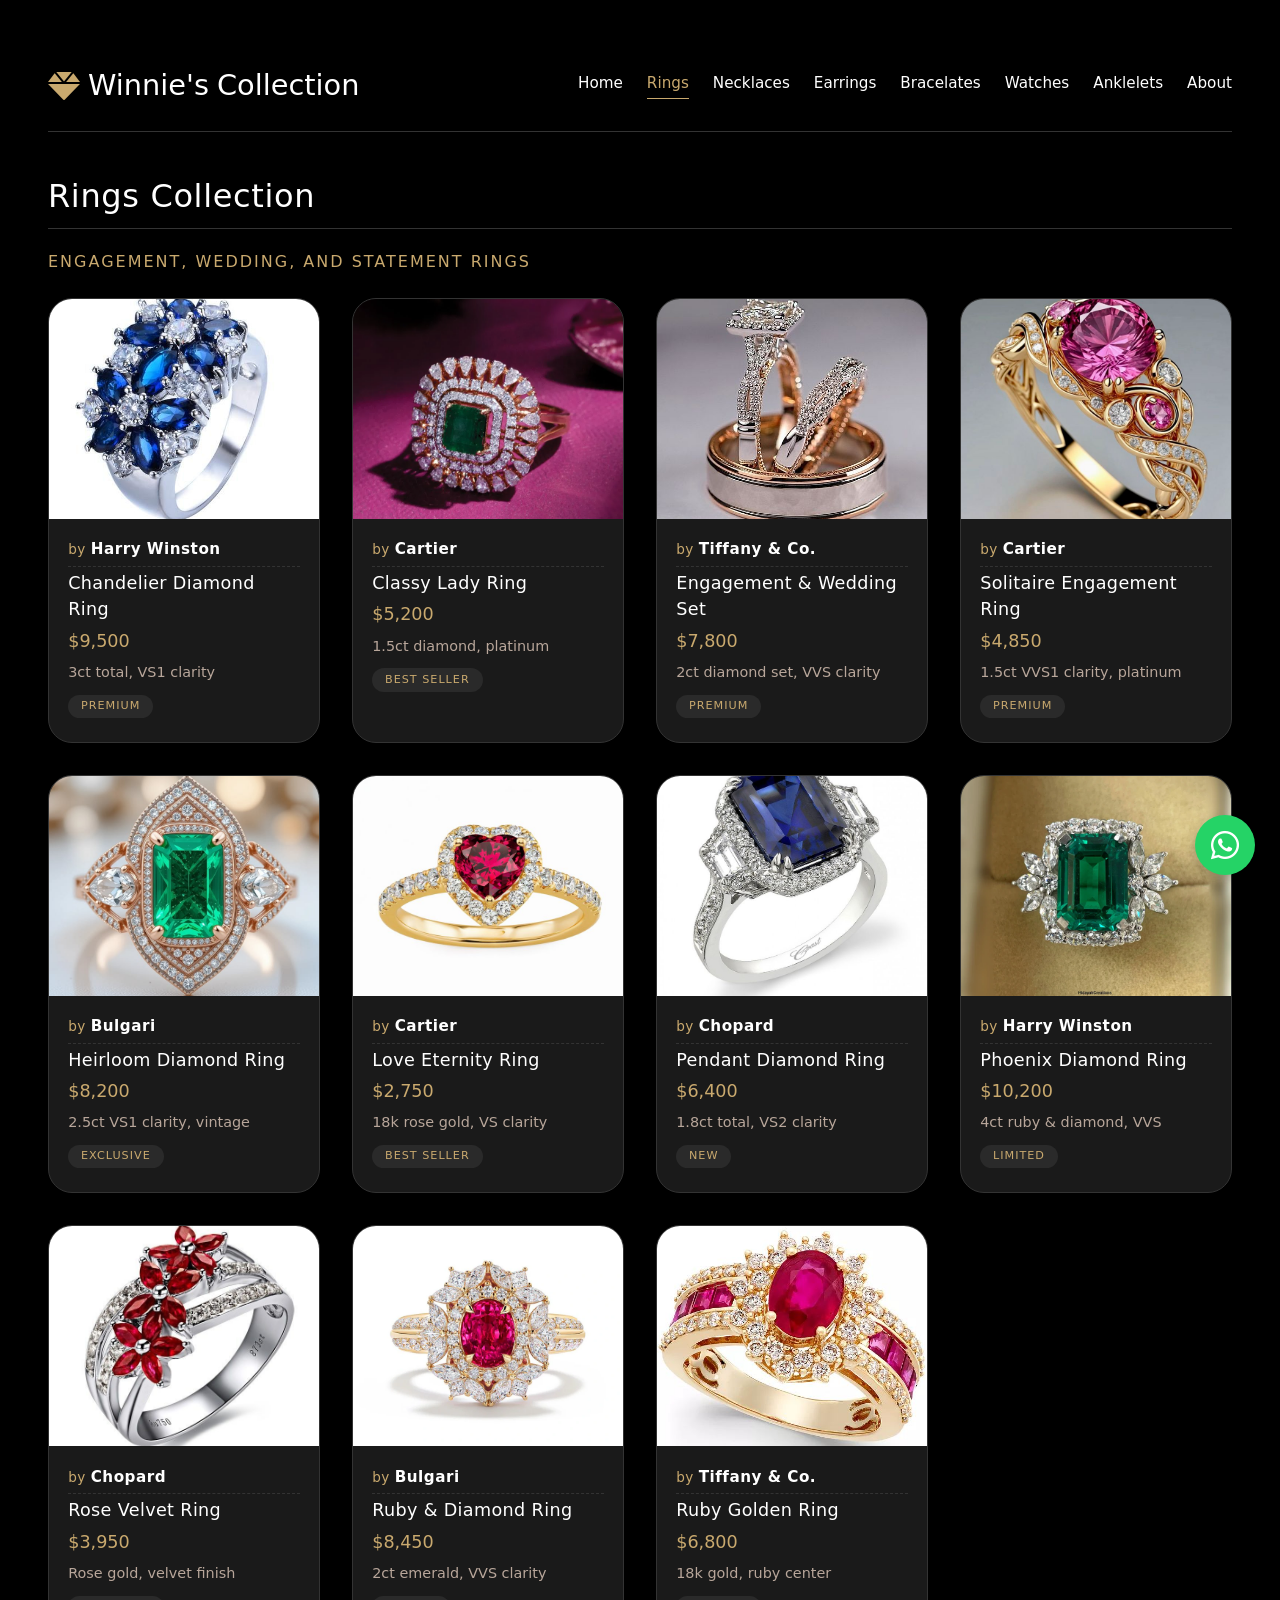
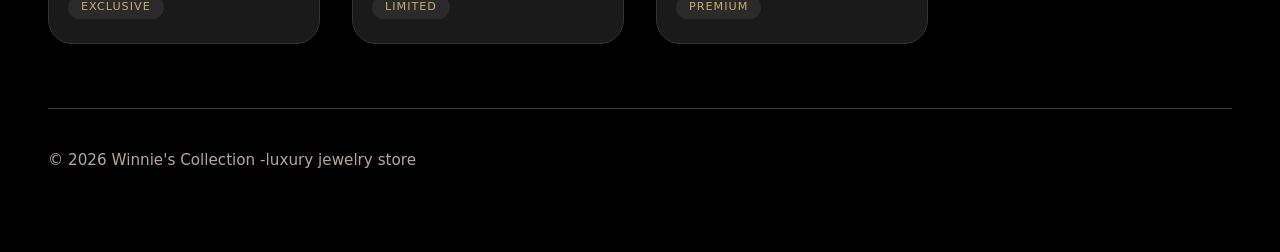
<file: rings.html>
<!DOCTYPE html>
<html lang="en">
<head>
    <meta charset="UTF-8" />
    <meta name="viewport" content="width=device-width, initial-scale=1.0" />
    <title>Winnie's Collection · Rings</title>
    <link rel="stylesheet" href="https://cdnjs.cloudflare.com/ajax/libs/font-awesome/6.0.0-beta3/css/all.min.css" />
    <link rel="stylesheet" href="work.css" />
</head>
<body>
    <div class="container">

        <!-- TOP BAR -->
        <header class="top-bar">
            <div class="logo">
                <i class="fas fa-gem"></i>
                Winnie's <span>Collection</span>
            </div>
            <div class="nav-links">
                <a href="index.html">Home</a>
                <a href="rings.html" class="active">Rings</a>
                <a href="necklaces.html">Necklaces</a>
                <a href="earrings.html">Earrings</a>
                <a href="bracelates.html">Bracelates</a>
                <a href="watches.html">Watches</a>
                <a href="anklelets.html">Anklelets</a>
                <a href="about.html">About</a>
                
        </div>
            
        </header>

        <!-- PAGE TITLE -->
        <h2>Rings Collection</h2>
        <div class="section-sub">engagement, wedding, and statement rings</div>

        <!-- RINGS GRID -->
        <div class="gallery-grid">

            <!-- Ring 1: Chandelier Ring -->
            <div class="gallery-item">
                <div class="img-placeholder">
                    <img src="images/chandelier ring.jpg" alt="Chandelier Ring" />
                </div>
                <div class="item-info">
                    <div class="artist-name">by <strong>Harry Winston</strong></div>
                    <h3>Chandelier Diamond Ring</h3>
                    <div class="price">$9,500</div>
                    <div class="desc">3ct total, VS1 clarity</div>
                    <span class="tag">premium</span>
                </div>
            </div>

            <!-- Ring 2: Classy Lady -->
            <div class="gallery-item">
                <div class="img-placeholder">
                    <img src="images/classy lady.jpg" alt="Classy Lady Ring" />
                </div>
                <div class="item-info">
                    <div class="artist-name">by <strong>Cartier</strong></div>
                    <h3>Classy Lady Ring</h3>
                    <div class="price">$5,200</div>
                    <div class="desc">1.5ct diamond, platinum</div>
                    <span class="tag">best seller</span>
                </div>
            </div>

            <!-- Ring 3: Engagement and Wedding -->
            <div class="gallery-item">
                <div class="img-placeholder">
                    <img src="images/engagement and wedding.jpg" alt="Engagement and Wedding Ring" />
                </div>
                <div class="item-info">
                    <div class="artist-name">by <strong>Tiffany & Co.</strong></div>
                    <h3>Engagement &amp; Wedding Set</h3>
                    <div class="price">$7,800</div>
                    <div class="desc">2ct diamond set, VVS clarity</div>
                    <span class="tag">premium</span>
                </div>
            </div>

            <!-- Ring 4: Engagement Ring -->
            <div class="gallery-item">
                <div class="img-placeholder">
                    <img src="images/engagement ring.jpg" alt="Engagement Ring" />
                </div>
                <div class="item-info">
                    <div class="artist-name">by <strong>Cartier</strong></div>
                    <h3>Solitaire Engagement Ring</h3>
                    <div class="price">$4,850</div>
                    <div class="desc">1.5ct VVS1 clarity, platinum</div>
                    <span class="tag">premium</span>
                </div>
            </div>

            <!-- Ring 5: Heir Loom -->
            <div class="gallery-item">
                <div class="img-placeholder">
                    <img src="images/heir loom.jpg" alt="Heir Loom Ring" />
                </div>
                <div class="item-info">
                    <div class="artist-name">by <strong>Bulgari</strong></div>
                    <h3>Heirloom Diamond Ring</h3>
                    <div class="price">$8,200</div>
                    <div class="desc">2.5ct VS1 clarity, vintage</div>
                    <span class="tag">exclusive</span>
                </div>
            </div>

            <!-- Ring 6: Love Ring -->
            <div class="gallery-item">
                <div class="img-placeholder">
                    <img src="images/love ring.jpg" alt="Love Ring" />
                </div>
                <div class="item-info">
                    <div class="artist-name">by <strong>Cartier</strong></div>
                    <h3>Love Eternity Ring</h3>
                    <div class="price">$2,750</div>
                    <div class="desc">18k rose gold, VS clarity</div>
                    <span class="tag">best seller</span>
                </div>
            </div>

            <!-- Ring 7: Pendant Ring -->
            <div class="gallery-item">
                <div class="img-placeholder">
                    <img src="images/pendant ring.jpg" alt="Pendant Ring" />
                </div>
                <div class="item-info">
                    <div class="artist-name">by <strong>Chopard</strong></div>
                    <h3>Pendant Diamond Ring</h3>
                    <div class="price">$6,400</div>
                    <div class="desc">1.8ct total, VS2 clarity</div>
                    <span class="tag">new</span>
                </div>
            </div>

            <!-- Ring 8: Phoenix -->
            <div class="gallery-item">
                <div class="img-placeholder">
                    <img src="images/phoenix.jpg" alt="Phoenix Ring" />
                </div>
                <div class="item-info">
                    <div class="artist-name">by <strong>Harry Winston</strong></div>
                    <h3>Phoenix Diamond Ring</h3>
                    <div class="price">$10,200</div>
                    <div class="desc">4ct ruby &amp; diamond, VVS</div>
                    <span class="tag">limited</span>
                </div>
            </div>

            <!-- Ring 9: Rose Velvet -->
            <div class="gallery-item">
                <div class="img-placeholder">
                    <img src="images/rose velvet.jpg" alt="Rose Velvet Ring" />
                </div>
                <div class="item-info">
                    <div class="artist-name">by <strong>Chopard</strong></div>
                    <h3>Rose Velvet Ring</h3>
                    <div class="price">$3,950</div>
                    <div class="desc">Rose gold, velvet finish</div>
                    <span class="tag">exclusive</span>
                </div>
            </div>

            <!-- Ring 10: Ruby Diamond -->
            <div class="gallery-item">
                <div class="img-placeholder">
                    <img src="images/ruby diamond.jpg" alt="Ruby Diamond Ring" />
                </div>
                <div class="item-info">
                    <div class="artist-name">by <strong>Bulgari</strong></div>
                    <h3>Ruby &amp; Diamond Ring</h3>
                    <div class="price">$8,450</div>
                    <div class="desc">2ct emerald, VVS clarity</div>
                    <span class="tag">limited</span>
                </div>
            </div>

            <!-- Ring 11: Ruby Golden -->
            <div class="gallery-item">
                <div class="img-placeholder">
                    <img src="images/ruby golden.jpg" alt="Ruby Golden Ring" />
                </div>
                <div class="item-info">
                    <div class="artist-name">by <strong>Tiffany & Co.</strong></div>
                    <h3>Ruby Golden Ring</h3>
                    <div class="price">$6,800</div>
                    <div class="desc">18k gold, ruby center</div>
                    <span class="tag">premium</span>
                </div>
            </div>

        </div>

        <!-- FOOTER -->
        <footer>
            <div>&copy; 2026 Winnie's Collection -luxury jewelry store</div>
            
        </footer>

    </div>
<a href="https://wa.me/256780320648?text=Hi%2C%20I%27m%20interested%20in%20one%20of%20your%20products"
   target="_blank"
   style="
     position: fixed;
     bottom: 25px;
     right: 25px;
     background: #25D366;
     color: #fff;
     width: 60px;
     height: 60px;
     border-radius: 50%;
     display: flex;
     align-items: center;
     justify-content: center;
     font-size: 2rem;
     box-shadow: 0 4px 12px rgba(0,0,0,0.25);
     z-index: 1000;
     text-decoration: none;
   ">
   <i class="fab fa-whatsapp"></i>
</a>

</body>
</html>
</file>
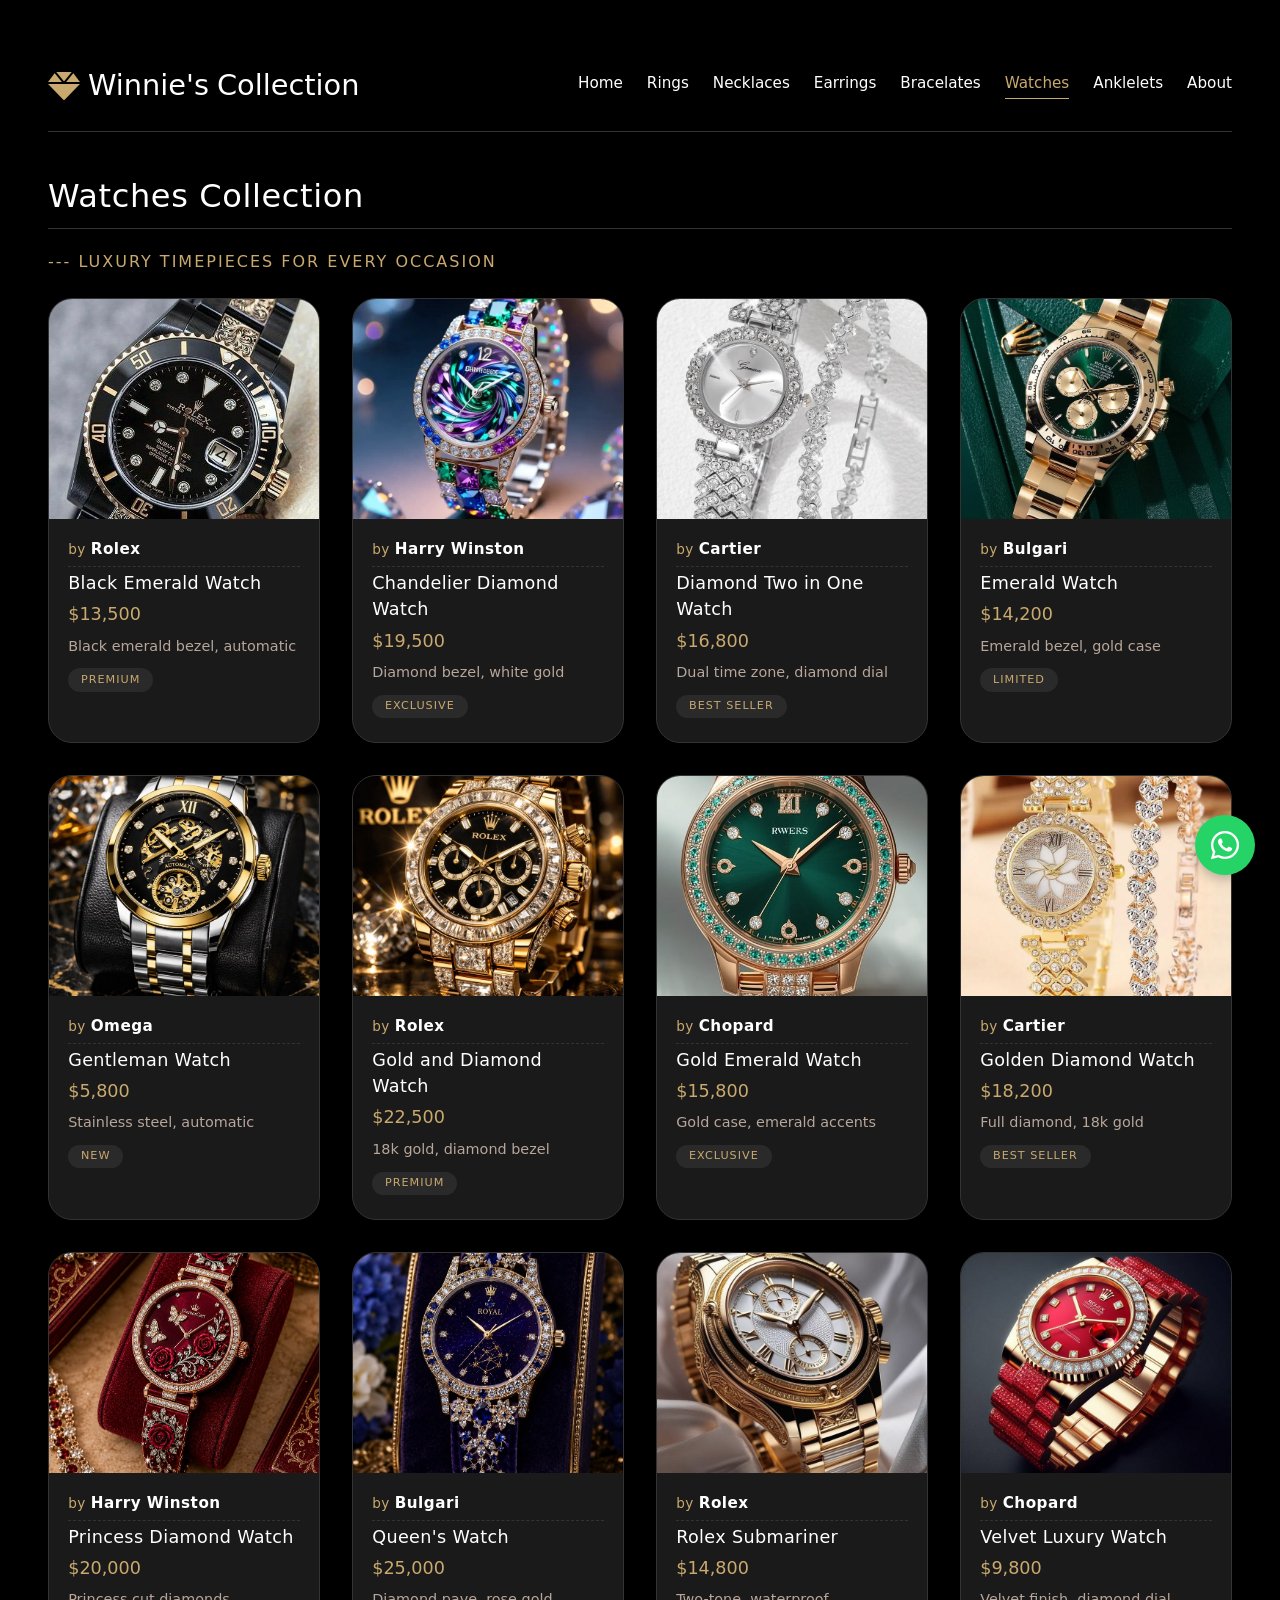
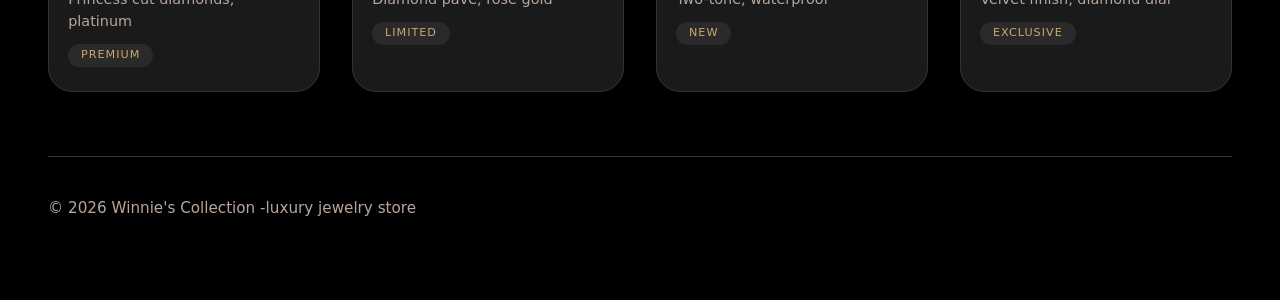
<file: watches.html>
<!DOCTYPE html>
<html lang="en">
<head>
    <meta charset="UTF-8" />
    <meta name="viewport" content="width=device-width, initial-scale=1.0" />
    <title>Winnie's Collection · Watches</title>
    <link rel="stylesheet" href="https://cdnjs.cloudflare.com/ajax/libs/font-awesome/6.0.0-beta3/css/all.min.css" />
    <link rel="stylesheet" href="work.css" />
</head>
<body>
    <div class="container">

        <!-- TOP BAR -->
        <header class="top-bar">
            <div class="logo">
                <i class="fas fa-gem"></i>
                Winnie's <span>Collection</span>
            </div>
            <div class="nav-links">
                <a href="index.html">Home</a>
                <a href="rings.html">Rings</a>
                <a href="necklaces.html">Necklaces</a>
                <a href="earrings.html">Earrings</a>
                <a href="bracelates.html">Bracelates</a>
                <a href="watches.html" class="active">Watches</a>
                <a href="anklelets.html">Anklelets</a>
                <a href="about.html">About</a>
               
            </div>
            
        </header>

        <!-- PAGE TITLE -->
        <h2>Watches Collection</h2>
        <div class="section-sub">--- luxury timepieces for every occasion</div>

        <!-- WATCHES GRID -->
        <div class="gallery-grid">

            <!-- Watch 1: Black Emerald -->
            <div class="gallery-item">
                <div class="img-placeholder">
                    <img src="images/black emerald.jpg" alt="Black Emerald Watch" />
                </div>
                <div class="item-info">
                    <div class="artist-name">by <strong>Rolex</strong></div>
                    <h3>Black Emerald Watch</h3>
                    <div class="price">$13,500</div>
                    <div class="desc">Black emerald bezel, automatic</div>
                    <span class="tag">premium</span>
                </div>
            </div>

            <!-- Watch 2: Chandelier Watch -->
            <div class="gallery-item">
                <div class="img-placeholder">
                    <img src="images/chandelier watch.jpg" alt="Chandelier Watch" />
                </div>
                <div class="item-info">
                    <div class="artist-name">by <strong>Harry Winston</strong></div>
                    <h3>Chandelier Diamond Watch</h3>
                    <div class="price">$19,500</div>
                    <div class="desc">Diamond bezel, white gold</div>
                    <span class="tag">exclusive</span>
                </div>
            </div>

            <!-- Watch 3: Diamond Two in One -->
            <div class="gallery-item">
                <div class="img-placeholder">
                    <img src="images/diamond two in one.jpg" alt="Diamond Two in One Watch" />
                </div>
                <div class="item-info">
                    <div class="artist-name">by <strong>Cartier</strong></div>
                    <h3>Diamond Two in One Watch</h3>
                    <div class="price">$16,800</div>
                    <div class="desc">Dual time zone, diamond dial</div>
                    <span class="tag">best seller</span>
                </div>
            </div>

            <!-- Watch 4: Emerald Watch -->
            <div class="gallery-item">
                <div class="img-placeholder">
                    <img src="images/emerald watch.jpg" alt="Emerald Watch" />
                </div>
                <div class="item-info">
                    <div class="artist-name">by <strong>Bulgari</strong></div>
                    <h3>Emerald Watch</h3>
                    <div class="price">$14,200</div>
                    <div class="desc">Emerald bezel, gold case</div>
                    <span class="tag">limited</span>
                </div>
            </div>

            <!-- Watch 5: Gentleman -->
            <div class="gallery-item">
                <div class="img-placeholder">
                    <img src="images/gentleman.jpg" alt="Gentleman Watch" />
                </div>
                <div class="item-info">
                    <div class="artist-name">by <strong>Omega</strong></div>
                    <h3>Gentleman Watch</h3>
                    <div class="price">$5,800</div>
                    <div class="desc">Stainless steel, automatic</div>
                    <span class="tag">new</span>
                </div>
            </div>

            <!-- Watch 6: Gold and Diamond -->
            <div class="gallery-item">
                <div class="img-placeholder">
                    <img src="images/gold and diamond.jpg" alt="Gold and Diamond Watch" />
                </div>
                <div class="item-info">
                    <div class="artist-name">by <strong>Rolex</strong></div>
                    <h3>Gold and Diamond Watch</h3>
                    <div class="price">$22,500</div>
                    <div class="desc">18k gold, diamond bezel</div>
                    <span class="tag">premium</span>
                </div>
            </div>

            <!-- Watch 7: Gold Emerald -->
            <div class="gallery-item">
                <div class="img-placeholder">
                    <img src="images/gold emerald.jpg" alt="Gold Emerald Watch" />
                </div>
                <div class="item-info">
                    <div class="artist-name">by <strong>Chopard</strong></div>
                    <h3>Gold Emerald Watch</h3>
                    <div class="price">$15,800</div>
                    <div class="desc">Gold case, emerald accents</div>
                    <span class="tag">exclusive</span>
                </div>
            </div>

            <!-- Watch 8: Golden Diamond -->
            <div class="gallery-item">
                <div class="img-placeholder">
                    <img src="images/golden diamond.jpg" alt="Golden Diamond Watch" />
                </div>
                <div class="item-info">
                    <div class="artist-name">by <strong>Cartier</strong></div>
                    <h3>Golden Diamond Watch</h3>
                    <div class="price">$18,200</div>
                    <div class="desc">Full diamond, 18k gold</div>
                    <span class="tag">best seller</span>
                </div>
            </div>

            <!-- Watch 9: Princess -->
            <div class="gallery-item">
                <div class="img-placeholder">
                    <img src="images/princess.jpg" alt="Princess Watch" />
                </div>
                <div class="item-info">
                    <div class="artist-name">by <strong>Harry Winston</strong></div>
                    <h3>Princess Diamond Watch</h3>
                    <div class="price">$20,000</div>
                    <div class="desc">Princess cut diamonds, platinum</div>
                    <span class="tag">premium</span>
                </div>
            </div>

            <!-- Watch 10: Queens Watch -->
            <div class="gallery-item">
                <div class="img-placeholder">
                    <img src="images/queens watch.jpg" alt="Queens Watch" />
                </div>
                <div class="item-info">
                    <div class="artist-name">by <strong>Bulgari</strong></div>
                    <h3>Queen's Watch</h3>
                    <div class="price">$25,000</div>
                    <div class="desc">Diamond pave, rose gold</div>
                    <span class="tag">limited</span>
                </div>
            </div>

            <!-- Watch 11: Rolex -->
            <div class="gallery-item">
                <div class="img-placeholder">
                    <img src="images/rolex.jpg" alt="Rolex Watch" />
                </div>
                <div class="item-info">
                    <div class="artist-name">by <strong>Rolex</strong></div>
                    <h3>Rolex Submariner</h3>
                    <div class="price">$14,800</div>
                    <div class="desc">Two-tone, waterproof</div>
                    <span class="tag">new</span>
                </div>
            </div>

            <!-- Watch 12: Velvet Watch -->
            <div class="gallery-item">
                <div class="img-placeholder">
                    <img src="images/velvet watch.jpg" alt="Velvet Watch" />
                </div>
                <div class="item-info">
                    <div class="artist-name">by <strong>Chopard</strong></div>
                    <h3>Velvet Luxury Watch</h3>
                    <div class="price">$9,800</div>
                    <div class="desc">Velvet finish, diamond dial</div>
                    <span class="tag">exclusive</span>
                </div>
            </div>

        </div>

        <!-- FOOTER -->
        <footer>
            <div>&copy; 2026 Winnie's Collection -luxury jewelry store</div>
            
        </footer>

    </div>
<a href="https://wa.me/256780320648?text=Hi%2C%20I%27m%20interested%20in%20one%20of%20your%20products"
   target="_blank"
   style="
     position: fixed;
     bottom: 25px;
     right: 25px;
     background: #25D366;
     color: #fff;
     width: 60px;
     height: 60px;
     border-radius: 50%;
     display: flex;
     align-items: center;
     justify-content: center;
     font-size: 2rem;
     box-shadow: 0 4px 12px rgba(0,0,0,0.25);
     z-index: 1000;
     text-decoration: none;
   ">
   <i class="fab fa-whatsapp"></i>
</a>

</body>
</html>
</file>
<file: work.css>
* {
    margin: 0;
    padding: 0;
    box-sizing: border-box;
    font-family: 'Segoe UI', Roboto, system-ui, -apple-system, sans-serif;
}

body {
    background: #000000;
    color: #ffffff;
    line-height: 1.5;
    padding: 2rem 1rem;
}

.container {
    max-width: 1400px;
    margin: 0 auto;
    background: #000000;
    box-shadow: 0 20px 60px rgba(0, 0, 0, 0.06);
    border-radius: 2rem;
    padding: 2rem 2rem 3rem;
}

/* ---------- TYPOGRAPHY ---------- */
h1, h2, h3 {
    font-weight: 300;
    letter-spacing: 0.02em;
    color: #ffffff;
}

h1 {
    font-size: 2.8rem;
    font-weight: 200;
    color: #ffffff;
}

h1 span {
    font-weight: 400;
    color: #c9a96e;
}

h2 {
    font-size: 2rem;
    border-bottom: 1px solid #333333;
    padding-bottom: 0.5rem;
    margin-bottom: 1.8rem;
    color: #ffffff;
}

.section-sub {
    color: #c9a96e;
    font-size: 1rem;
    text-transform: uppercase;
    letter-spacing: 2px;
    margin-top: -0.5rem;
    margin-bottom: 1.5rem;
}

/* ---------- TOP BAR ---------- */
.top-bar {
    display: flex;
    flex-wrap: wrap;
    justify-content: space-between;
    align-items: center;
    padding-bottom: 1.5rem;
    border-bottom: 1px solid #333333;
    margin-bottom: 2.5rem;
}

.logo {
    display: flex;
    align-items: center;
    gap: 0.5rem;
    font-size: 1.8rem;
    font-weight: 300;
    color: #ffffff;
}

.logo i {
    color: #c9a96e;
    font-size: 2rem;
}

.nav-links {
    display: flex;
    flex-wrap: wrap;
    gap: 1.5rem;
    font-size: 0.95rem;
    font-weight: 400;
    color: #ffffff;
}

.nav-links a {
    text-decoration: none;
    color: #ffffff;
    transition: color 0.2s;
    border-bottom: 1px solid transparent;
    padding-bottom: 0.2rem;
}

.nav-links a:hover {
    color: #c9a96e;
    border-bottom-color: #c9a96e;
}

.nav-links a.active {
    color: #c9a96e;
    border-bottom-color: #c9a96e;
}

.nav-icons {
    display: flex;
    gap: 1.2rem;
    font-size: 1.2rem;
    color: #ffffff;
}

.nav-icons i {
    cursor: default;
    transition: color 0.2s;
}

.nav-icons i:hover {
    color: #c9a96e;
}

/* ---------- HERO ---------- */
.hero {
    display: grid;
    grid-template-columns: 1fr 1fr;
    gap: 3rem;
    align-items: center;
    margin-bottom: 4rem;
    background: #c9a96e;
    border-radius: 2rem;
    padding: 2rem 2.5rem;
}

.hero-text h3 {
    font-size: 1.2rem;
    font-weight: 300;
    color: #ffffff;
    letter-spacing: 2px;
    text-transform: uppercase;
    margin-bottom: 0.5rem;
}

.hero-text h1 {
    font-size: 3.2rem;
    line-height: 1.1;
    margin-bottom: 1rem;
    color: #ffffff;
}

.hero-text p {
    font-size: 1.1rem;
    color: #ffffff;
    max-width: 400px;
    margin-bottom: 2rem;
}

.btn {
    display: inline-block;
    background: #c9a96e;
    color: #000000;
    padding: 0.8rem 2.2rem;
    border-radius: 40px;
    text-decoration: none;
    font-weight: 400;
    letter-spacing: 0.5px;
    transition: background 0.25s, transform 0.1s;
    border: none;
}

.btn:hover {
    background: #b8965a;
    transform: scale(1.02);
}

.hero-image img {
    max-width: 100%;
    height: auto;
    border-radius: 1.5rem;
    box-shadow: 0 12px 30px rgba(0, 0, 0, 0.06);
    background: #d4c5b2;
    min-height: 200px;
    width: 100%;
    object-fit: cover;
}

/* ---------- CATEGORY SHOWCASE ---------- */
.category-showcase {
    margin-bottom: 4rem;
}

.category-grid {
    display: grid;
    grid-template-columns: repeat(auto-fit, minmax(150px, 1fr));
    gap: 1.5rem;
    margin-top: 2rem;
}

.category-card {
    background: #1a1a1a;
    border-radius: 1.5rem;
    padding: 2rem 1rem;
    text-align: center;
    text-decoration: none;
    color: #ffffff;
    transition: transform 0.3s, box-shadow 0.3s;
    border: 1px solid #333333;
}

.category-card:hover {
    transform: translateY(-5px);
    box-shadow: 0 12px 28px rgba(0, 0, 0, 0.06);
    border-color: #c9a96e;
}

.category-icon {
    font-size: 2.5rem;
    color: #c9a96e;
    margin-bottom: 0.8rem;
}

.category-card h3 {
    font-size: 1.1rem;
    font-weight: 500;
    margin-bottom: 0.3rem;
    color: #ffffff;
}

.category-card p {
    font-size: 0.85rem;
    color: #b8a69a;
}

/* ---------- SHOP GRID ---------- */
.gallery-grid {
    display: grid;
    grid-template-columns: repeat(auto-fit, minmax(250px, 1fr));
    gap: 2rem;
    margin-bottom: 3rem;
}

.gallery-item {
    background: #1a1a1a;
    border-radius: 1.5rem;
    overflow: hidden;
    box-shadow: 0 4px 12px rgba(0, 0, 0, 0.02);
    transition: box-shadow 0.3s, transform 0.2s;
    border: 1px solid #333333;
}

.gallery-item:hover {
    box-shadow: 0 12px 28px rgba(0, 0, 0, 0.08);
    transform: translateY(-5px);
}

/* ---------- IMAGE PLACEHOLDERS ---------- */
.img-placeholder {
    height: 220px;
    display: flex;
    align-items: center;
    justify-content: center;
    color: #b8a69a;
    font-size: 0.9rem;
    letter-spacing: 0.5px;
    overflow: hidden;
    background: #2a2a2a;
}

.img-placeholder img {
    width: 100%;
    height: 100%;
    object-fit: cover;
    display: block;
}

.gallery-item:nth-child(1) .img-placeholder { background: #2a2a2a; }
.gallery-item:nth-child(2) .img-placeholder { background: #2a2a2a; }
.gallery-item:nth-child(3) .img-placeholder { background: #2a2a2a; }
.gallery-item:nth-child(4) .img-placeholder { background: #2a2a2a; }
.gallery-item:nth-child(5) .img-placeholder { background: #2a2a2a; }
.gallery-item:nth-child(6) .img-placeholder { background: #2a2a2a; }

/* ---------- ITEM INFO ---------- */
.item-info {
    padding: 1.2rem 1.2rem 1.5rem;
}

.artist-name {
    font-size: 0.85rem;
    color: #c9a96e;
    letter-spacing: 0.5px;
    margin-bottom: 0.2rem;
    padding-bottom: 0.3rem;
    border-bottom: 1px dashed #333333;
}

.artist-name strong {
    font-weight: 600;
    color: #ffffff;
    font-size: 0.95rem;
}

.gallery-item:hover .artist-name strong {
    color: #c9a96e;
    transition: color 0.3s;
}

.item-info h3 {
    font-size: 1.1rem;
    font-weight: 400;
    margin-bottom: 0.2rem;
    color: #ffffff;
}

.item-info .price {
    font-weight: 300;
    color: #c9a96e;
    font-size: 1.1rem;
    margin: 0.3rem 0 0.5rem;
}

.item-info .desc {
    font-size: 0.9rem;
    color: #b8a69a;
    margin-bottom: 0.3rem;
}

.item-info .tag {
    display: inline-block;
    margin-top: 0.4rem;
    font-size: 0.7rem;
    text-transform: uppercase;
    letter-spacing: 1px;
    color: #c9a96e;
    background: #2a2a2a;
    padding: 0.2rem 0.8rem;
    border-radius: 20px;
}

/* ---------- FEATURED SECTION ---------- */
.featured-section {
    display: grid;
    grid-template-columns: 1fr 1fr;
    gap: 3rem;
    background: #1a1a1a;
    border-radius: 2rem;
    padding: 2.5rem;
    margin: 3rem 0 2.5rem;
    align-items: center;
}

.featured-section .featured-img {
    background: #2a2a2a;
    min-height: 200px;
    border-radius: 1.5rem;
    display: flex;
    align-items: center;
    justify-content: center;
    color: #b8a69a;
    font-size: 1rem;
    letter-spacing: 1px;
}

.featured-text h2 {
    border-bottom: none;
    margin-bottom: 0.8rem;
    color: #ffffff;
}

.featured-text p {
    color: #b8a69a;
    margin-bottom: 1.5rem;
}

.btn-small {
    background: transparent;
    border: 1px solid #c9a96e;
    color: #c9a96e;
    padding: 0.5rem 1.8rem;
    border-radius: 40px;
    text-decoration: none;
    transition: 0.2s;
    display: inline-block;
}

.btn-small:hover {
    background: #c9a96e;
    color: #000000;
}

/* ---------- ABOUT PAGE ---------- */
.about-grid {
    display: grid;
    grid-template-columns: 1fr 1fr;
    gap: 3rem;
    margin: 2rem 0 3rem;
    align-items: center;
}

.about-image div {
    background: transparent;
    min-height: 300px;
    border-radius: 2rem;
    display: flex;
    align-items: center;
    justify-content: center;
    color: #000000;
    font-size: 1.2rem;
    letter-spacing: 1px;
}

.about-text p {
    color: #000000;
}

.about-text strong {
    color: #00000;
}

/* ---------- CONTACT PAGE ---------- */
.contact-grid {
    display: grid;
    grid-template-columns: 1fr 1.5fr;
    gap: 3rem;
    margin: 2rem 0 3rem;
}

.contact-info > div > div {
    margin-bottom: 1.8rem;
}

.contact-info strong {
    color: #ffffff;
}

.contact-info p {
    color: #b8a69a;
}

.contact-form input,
.contact-form textarea,
.contact-form select {
    background: #1a1a1a !important;
    color: #ffffff !important;
    border: 1px solid #333333 !important;
}

.contact-form input::placeholder,
.contact-form textarea::placeholder {
    color: #888888;
}

.contact-form select option {
    background: #1a1a1a;
    color: #ffffff;
}

/* ---------- FOOTER ---------- */
footer {
    margin-top: 4rem;
    padding-top: 2.5rem;
    border-top: 1px solid #333333;
    display: flex;
    flex-wrap: wrap;
    justify-content: space-between;
    align-items: center;
    color: #b8a69a;
    font-size: 0.95rem;
}

.footer-socials {
    display: flex;
    gap: 1.2rem;
    font-size: 1.3rem;
}

.footer-socials i {
    color: #b8a69a;
    transition: color 0.2s;
}

.footer-socials i:hover {
    color: #c9a96e;
}

/* ---------- RESPONSIVE ---------- */
@media (max-width: 1024px) {
    .nav-links {
        gap: 1rem;
        font-size: 0.9rem;
    }
}

@media (max-width: 800px) {
    .hero,
    .featured-section,
    .about-grid,
    .contact-grid {
        grid-template-columns: 1fr;
        text-align: center;
    }

    .hero-text p {
        margin-left: auto;
        margin-right: auto;
    }

    .top-bar {
        flex-direction: column;
        gap: 1rem;
        align-items: stretch;
        text-align: center;
    }

    .nav-links {
        justify-content: center;
        flex-wrap: wrap;
        gap: 0.8rem;
    }

    .nav-icons {
        justify-content: center;
    }

    h1 {
        font-size: 2.2rem;
    }

    .hero-text h1 {
        font-size: 2.6rem;
    }

    .container {
        padding: 1.5rem;
    }

    .contact-form .btn {
        align-self: center !important;
    }

    .category-grid {
        grid-template-columns: repeat(3, 1fr);
    }
}

@media (max-width: 480px) {
    .gallery-grid {
        grid-template-columns: 1fr;
    }

    .category-grid {
        grid-template-columns: repeat(2, 1fr);
    }

    .nav-links {
        gap: 0.5rem;
        font-size: 0.8rem;
    }
}
</file>
